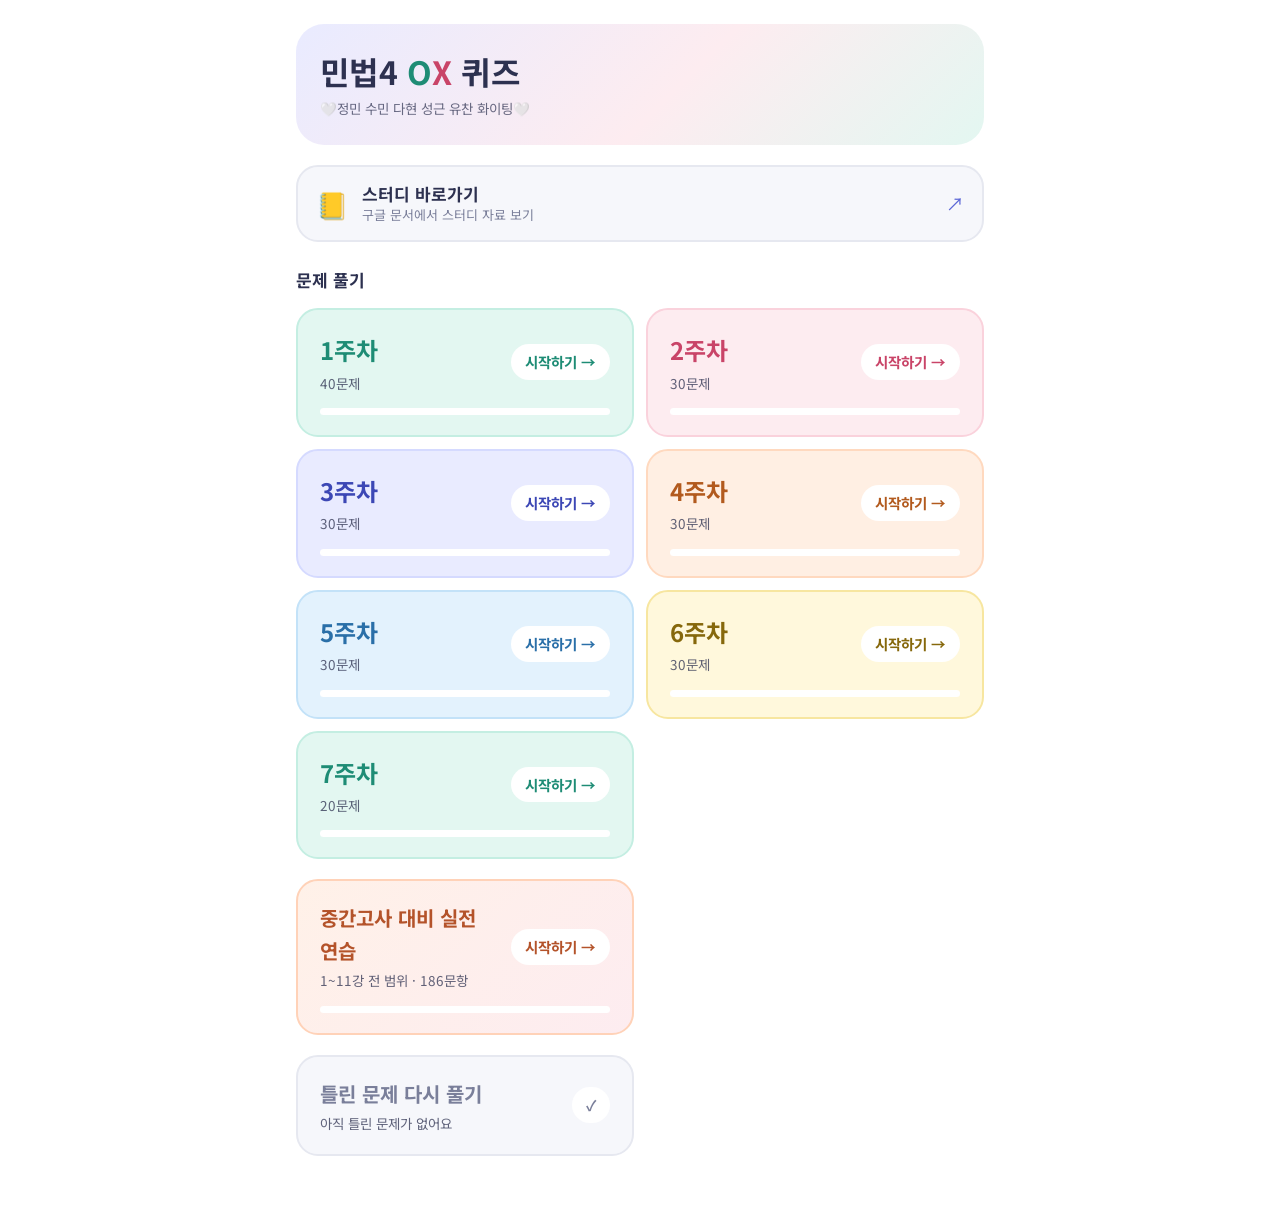
<file: docs/index.html>
<!doctype html>
<html lang="ko">
<head>
<meta charset="utf-8">
<meta name="viewport" content="width=device-width,initial-scale=1,viewport-fit=cover">
<title>민법4 OX 퀴즈</title>
<meta name="description" content="주차별 민법 OX 문제를 풀고 바로 정답과 해설을 확인하세요.">
<meta property="og:title" content="민법4 OX 퀴즈">
<meta property="og:description" content="주차별 민법 OX 문제 · 정답과 해설 바로 확인">
<link rel="icon" href="data:image/svg+xml,%3Csvg xmlns='http://www.w3.org/2000/svg' viewBox='0 0 64 64'%3E%3Crect width='64' height='64' rx='16' fill='%236B7BFF'/%3E%3Ctext x='32' y='42' font-size='26' text-anchor='middle' fill='white' font-family='sans-serif' font-weight='700'%3EOX%3C/text%3E%3C/svg%3E">
<link rel="preconnect" href="https://fonts.googleapis.com">
<link rel="preconnect" href="https://fonts.gstatic.com" crossorigin>
<link rel="stylesheet" href="https://fonts.googleapis.com/css2?family=Noto+Sans+KR:wght@400;700&display=swap">
<link rel="stylesheet" href="style.css">
</head>
<body class="at-home">
<div id="root">
<header class="top">
  <a class="brand" href="#">
    <div><h1>민법4 <span class="o">O</span><span class="x">X</span> 퀴즈</h1><p class="tagline">🤍정민 수민 다현 성근 유찬 화이팅🤍</p></div>
  </a>
</header>

<section id="homeView" class="home">
  <a class="studylink" href="https://docs.google.com/document/d/18cR2ElGbfytdR8ZhqjwmuFmO0gPbz-RGdqhai5lokAE/edit?tab=t.dgdio6vtfx0" target="_blank" rel="noopener">
    <span class="sl-icon" aria-hidden="true">📒</span>
    <span class="sl-text"><b>스터디 바로가기</b><small>구글 문서에서 스터디 자료 보기</small></span>
    <span class="sl-arrow" aria-hidden="true">↗</span>
  </a>
  <h2 class="home-title">문제 풀기</h2>
  <div class="wgrid" id="weekGrid"><p class="empty" id="homeEmpty">문제를 불러오는 중…</p></div>
  <div class="wgrid" id="examBox"></div>
  <div class="wgrid" id="wrongBox"></div>
</section>

<section id="quizView" hidden>
  <div class="quiztop">
    <a class="btn back" href="#">← 주차 선택</a>
    <div class="weeks" id="weekList"></div>
  </div>
  <div class="weekhead"><h2 id="weekTitle"></h2><div class="score" id="score"></div></div>
  <div class="dots" id="dots"></div>
  <article class="card" id="card" hidden>
    <div class="qmeta" id="qmeta"></div>
    <p class="qtext" id="qtext"></p>
    <div class="ox">
      <button type="button" class="oxbtn" id="btnO"><span class="g">○</span><span class="l">맞다</span></button>
      <button type="button" class="oxbtn" id="btnX"><span class="g">×</span><span class="l">틀리다</span></button>
    </div>
    <div class="result" id="result" hidden>
      <div class="expl">
        <h3>해설 <span class="ans-chip" id="ansChip"></span></h3>
        <p id="expl"></p>
        <p class="basis" id="basis" hidden></p>
      </div>
    </div>
    <div class="nav">
      <button type="button" class="btn" id="prev">이전</button>
      <button type="button" class="btn ghost" id="retry">이 주차 다시 풀기</button>
      <button type="button" class="btn primary" id="next">다음 문제</button>
    </div>
  </article>
  <p class="empty" id="empty" hidden>아직 등록된 문제가 없어요.</p>
  <p class="hint">키보드: <kbd>O</kbd> <kbd>X</kbd> 로 답하고 <kbd>←</kbd> <kbd>→</kbd> 로 이동</p>
</section>
</div>
<script src="quiz.js"></script>
</body>
</html>
</file>
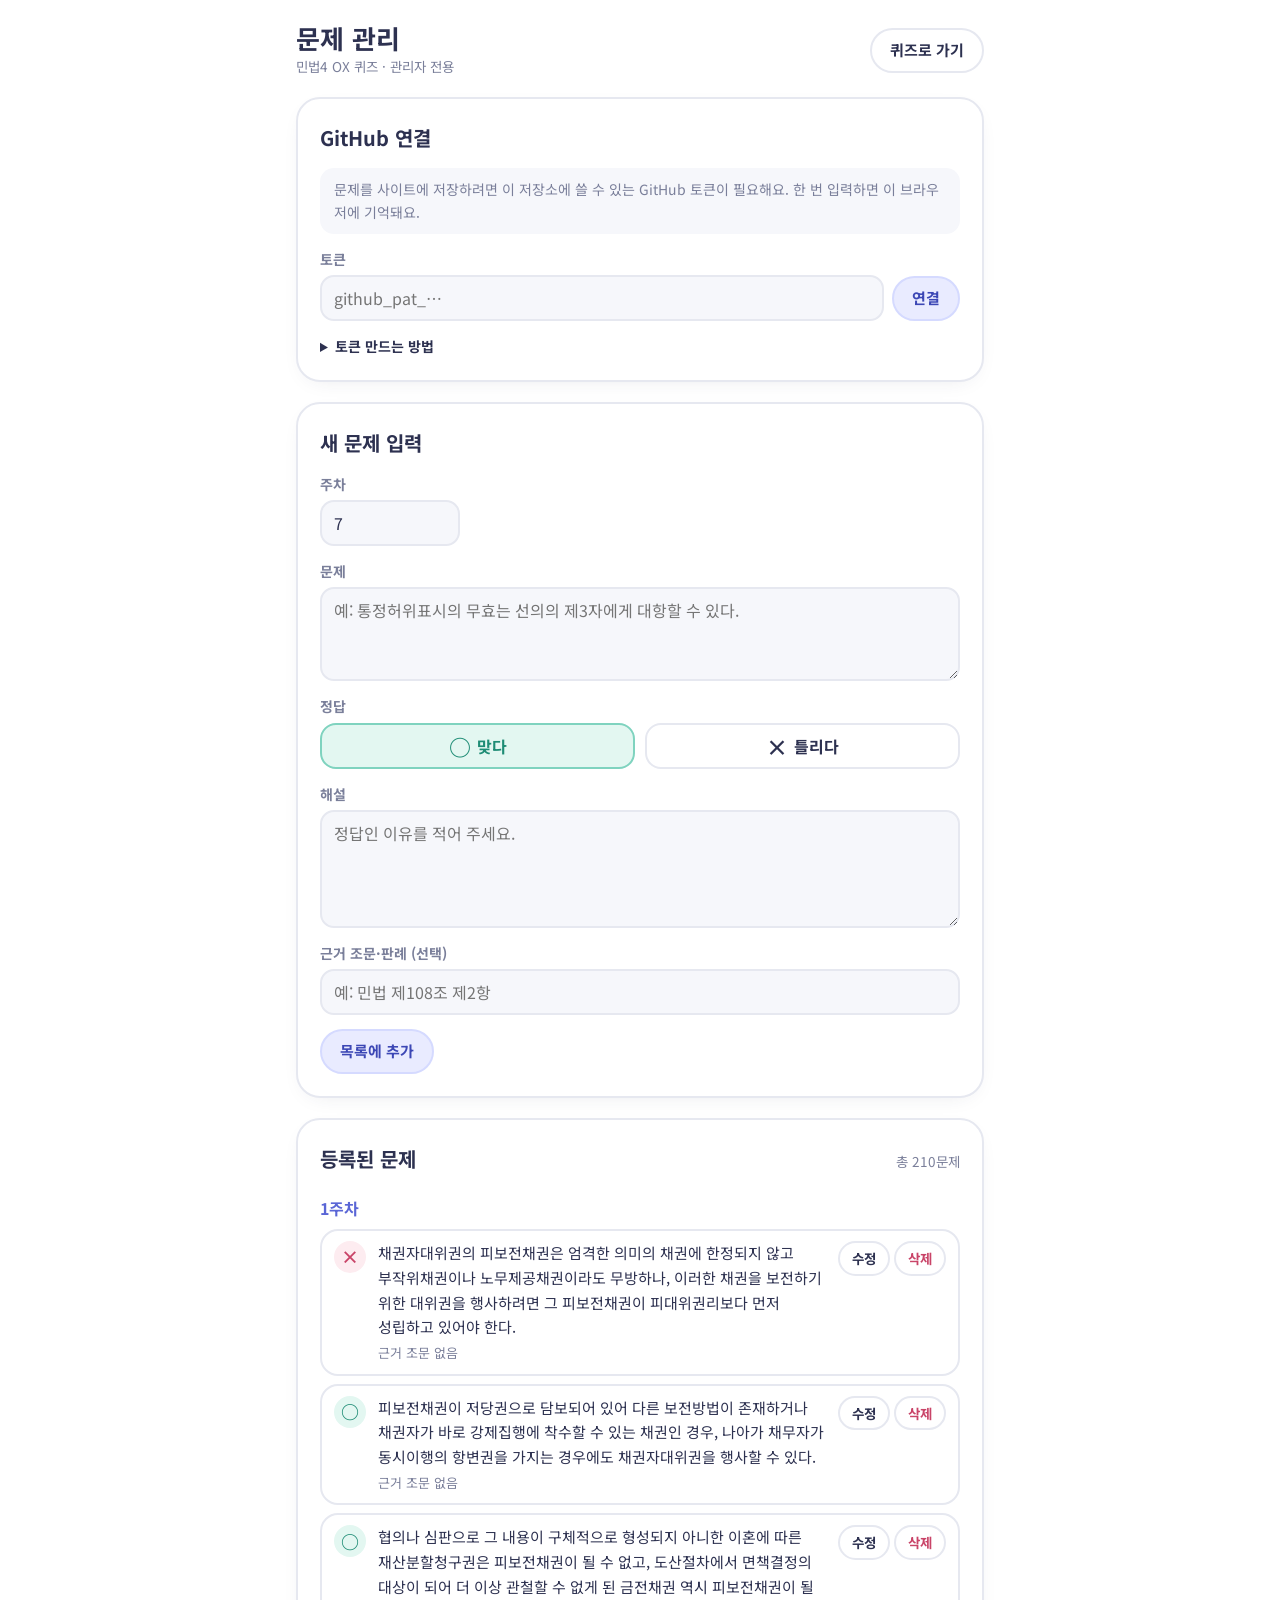
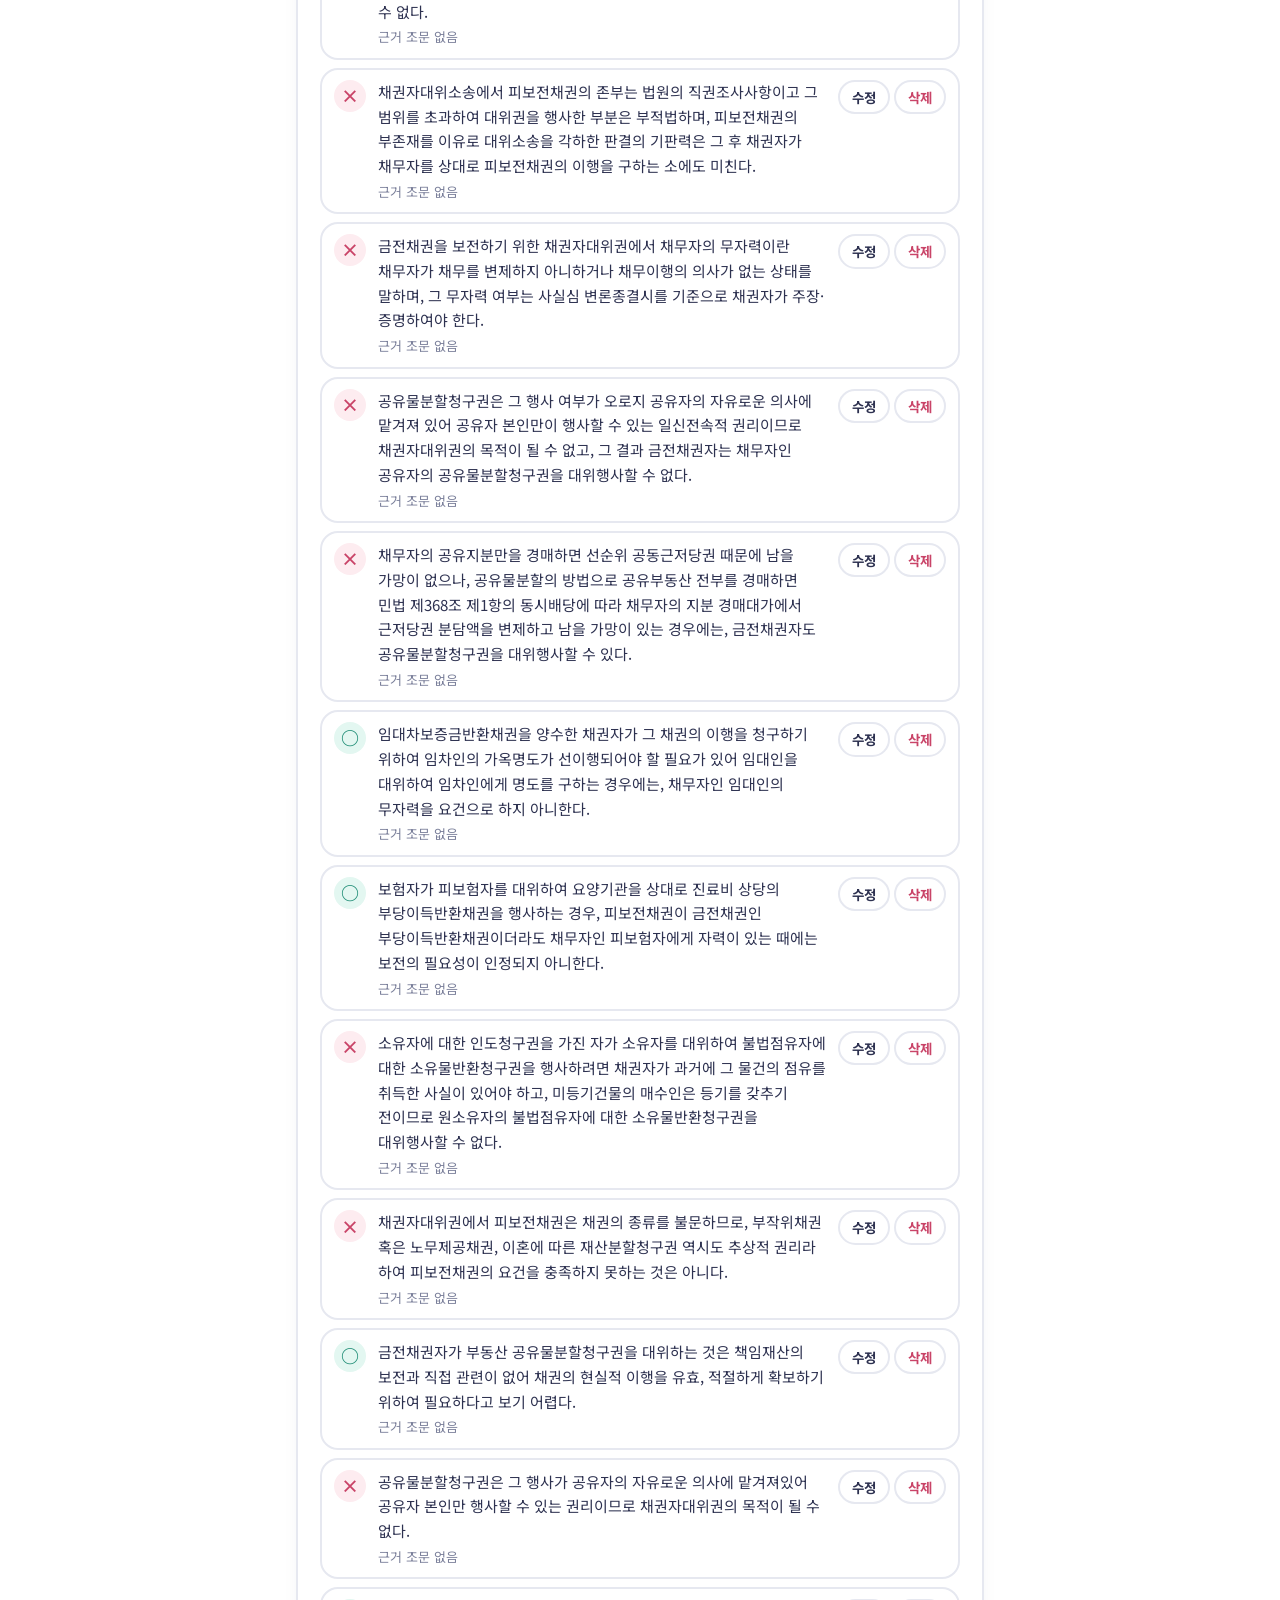
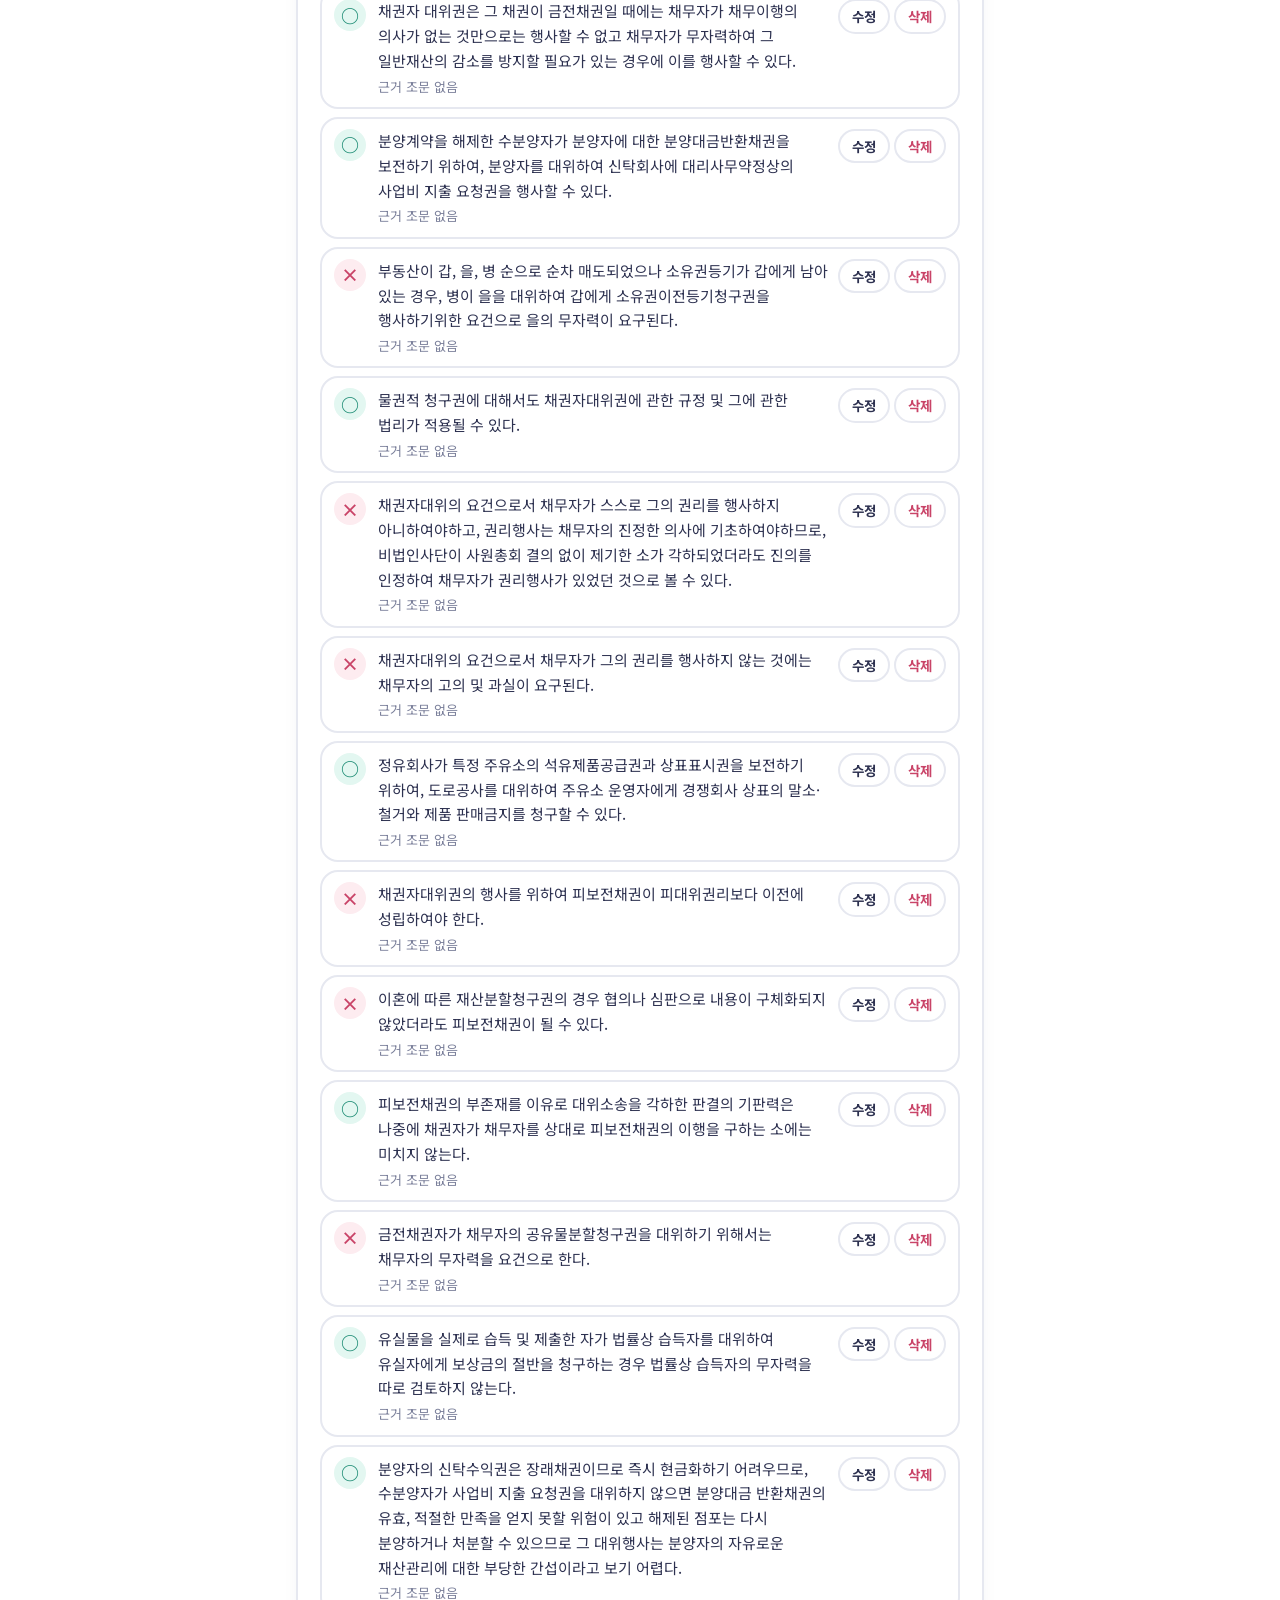
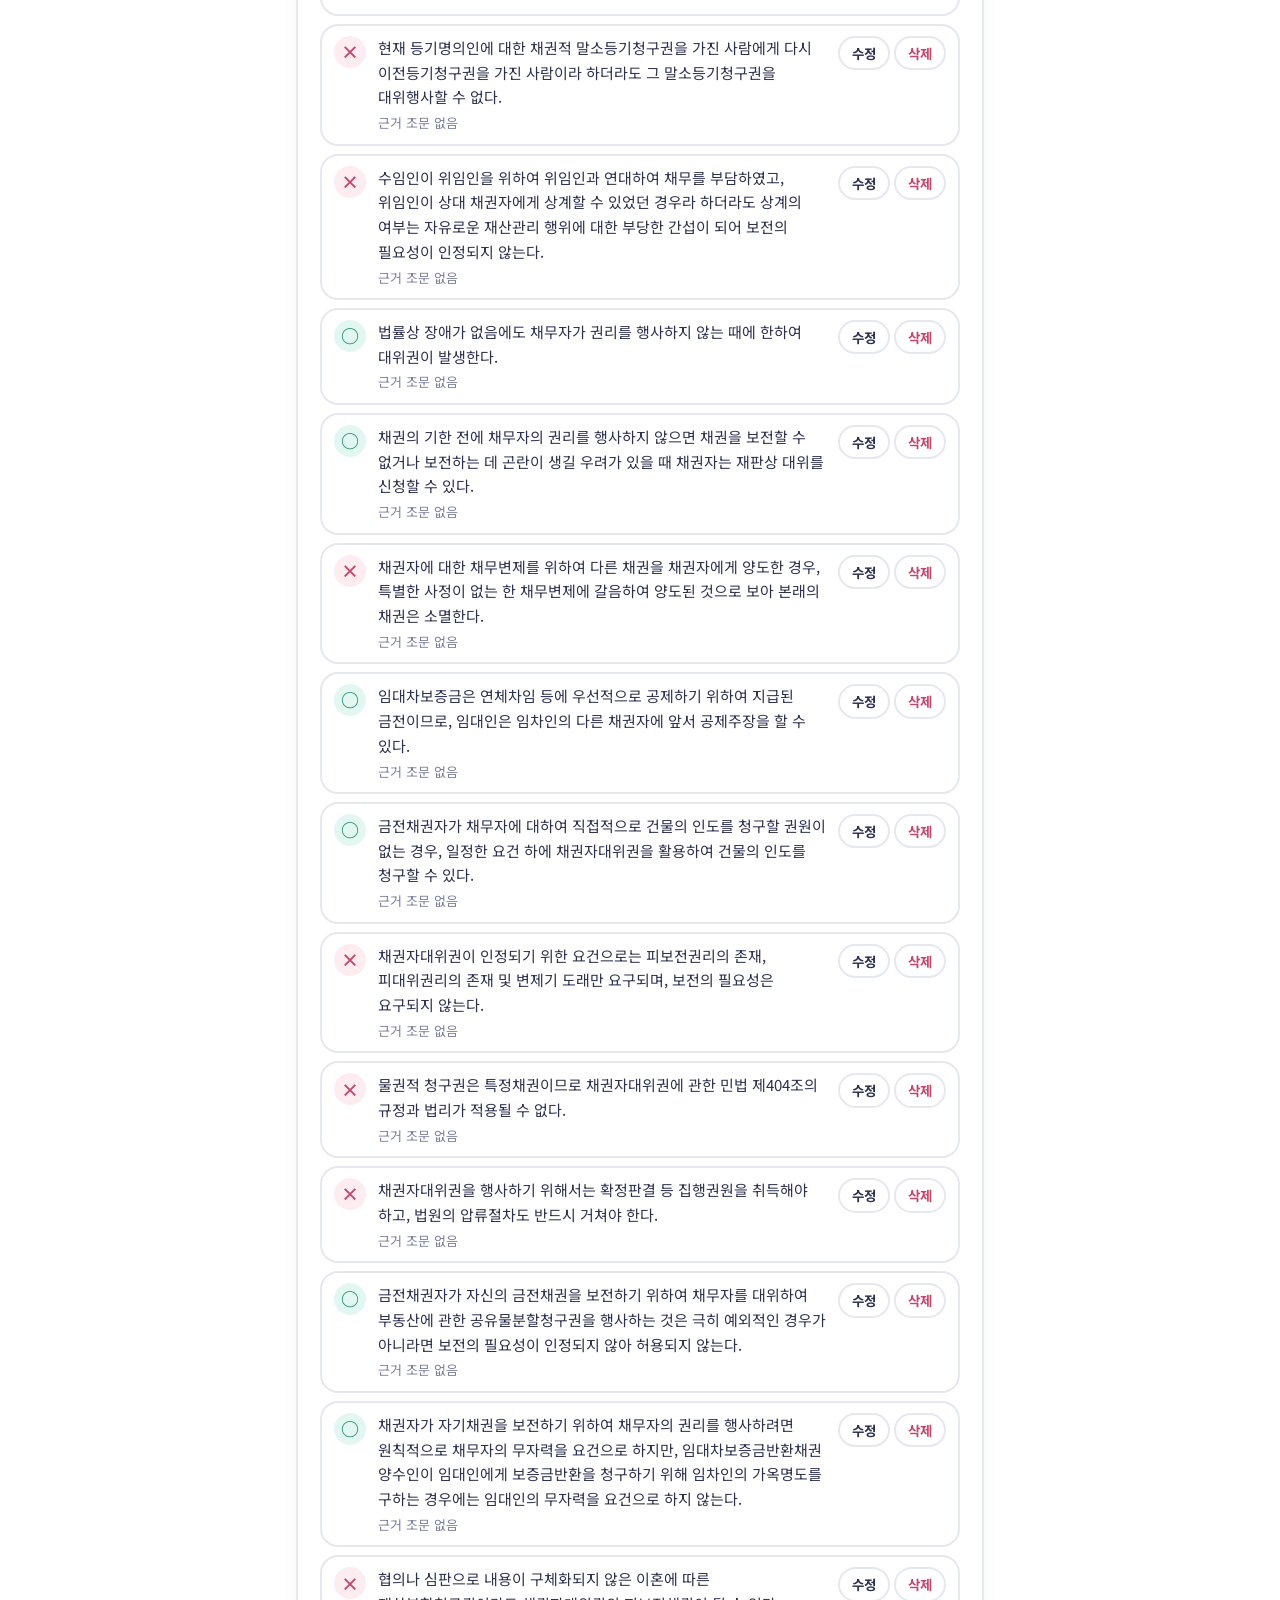
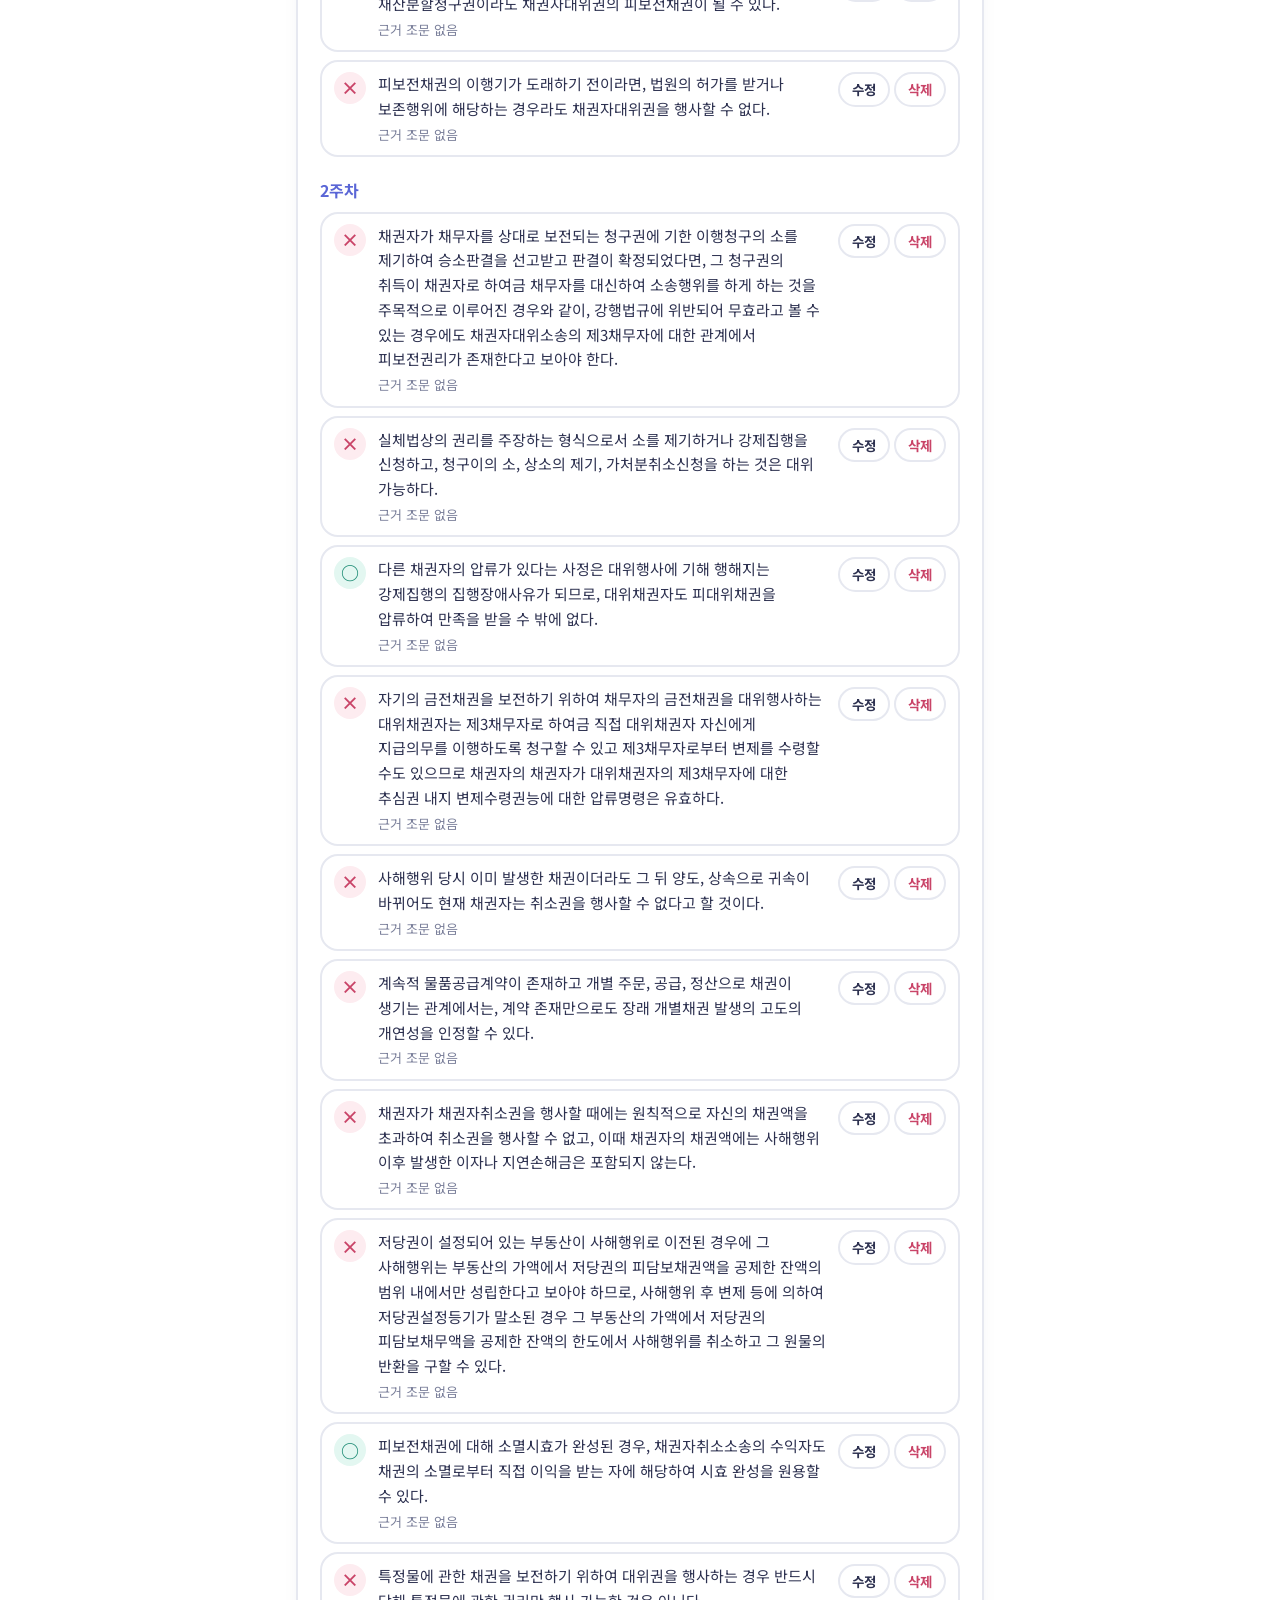
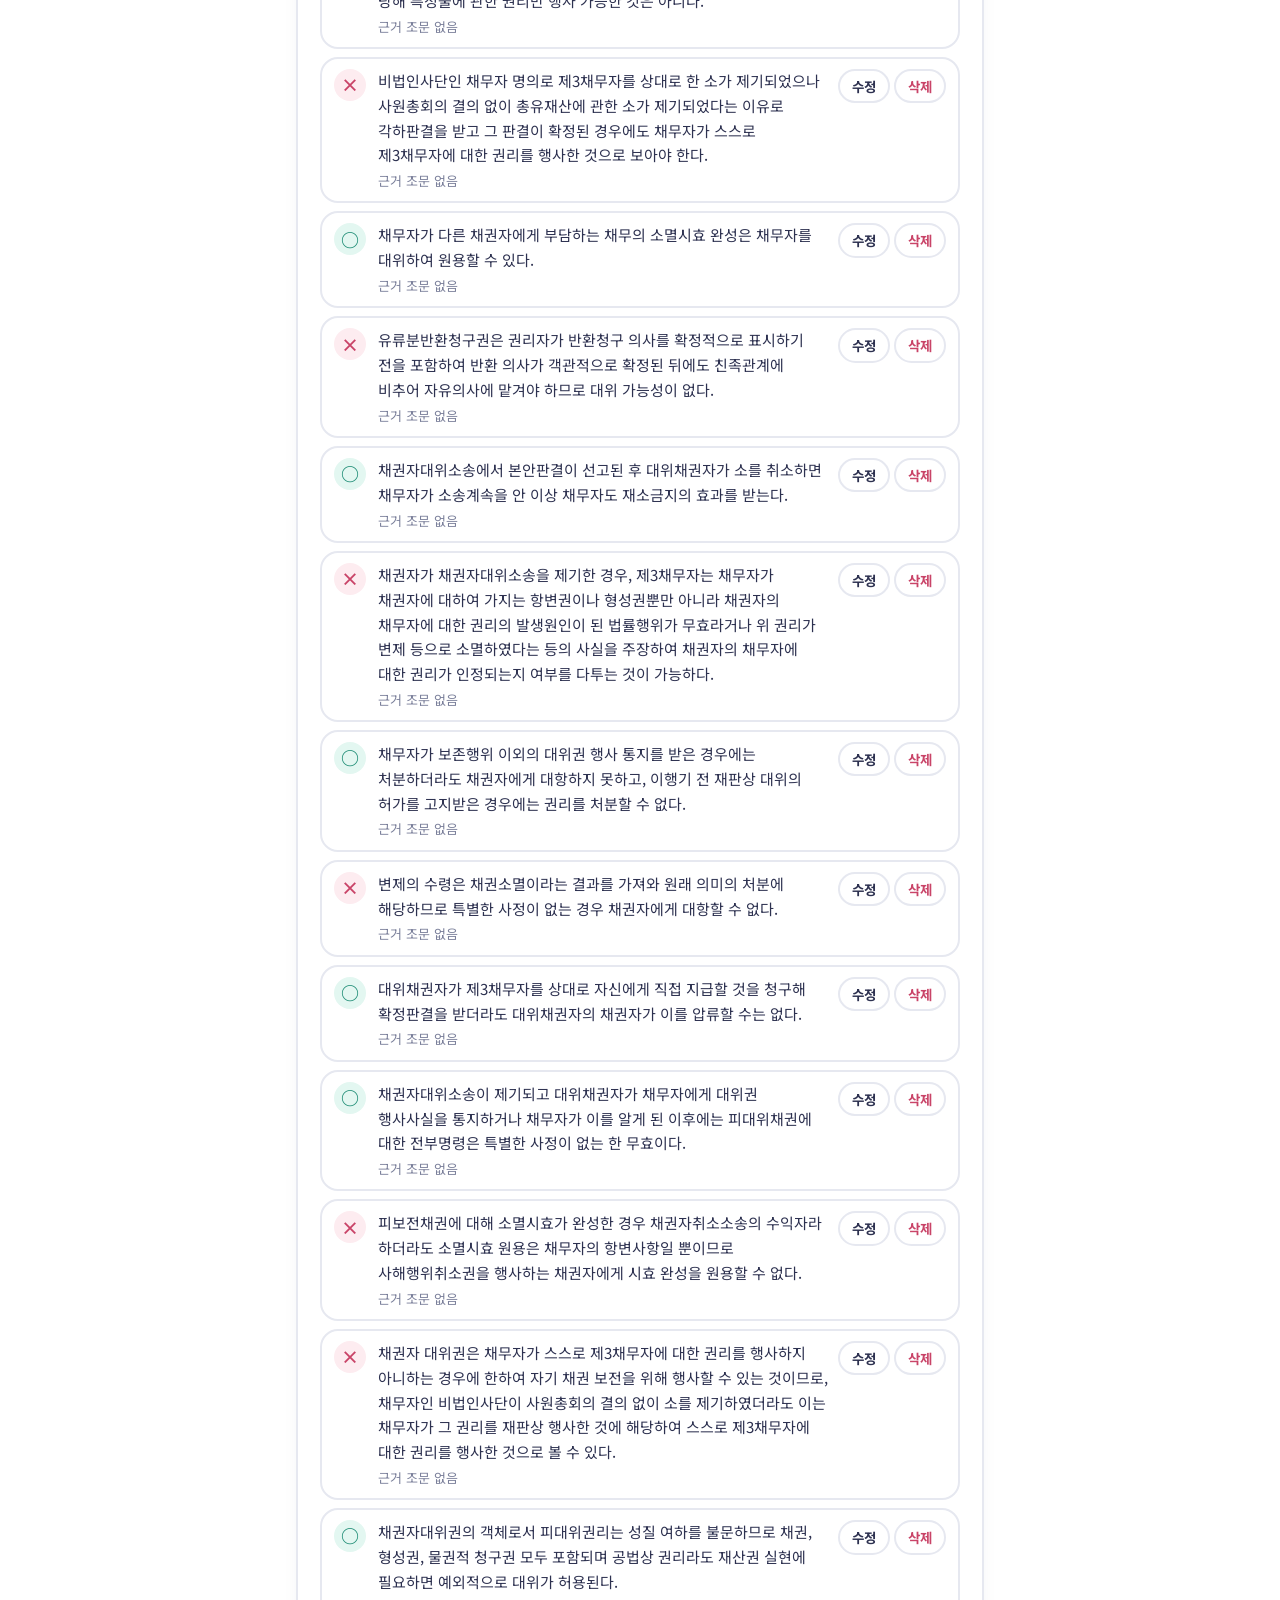
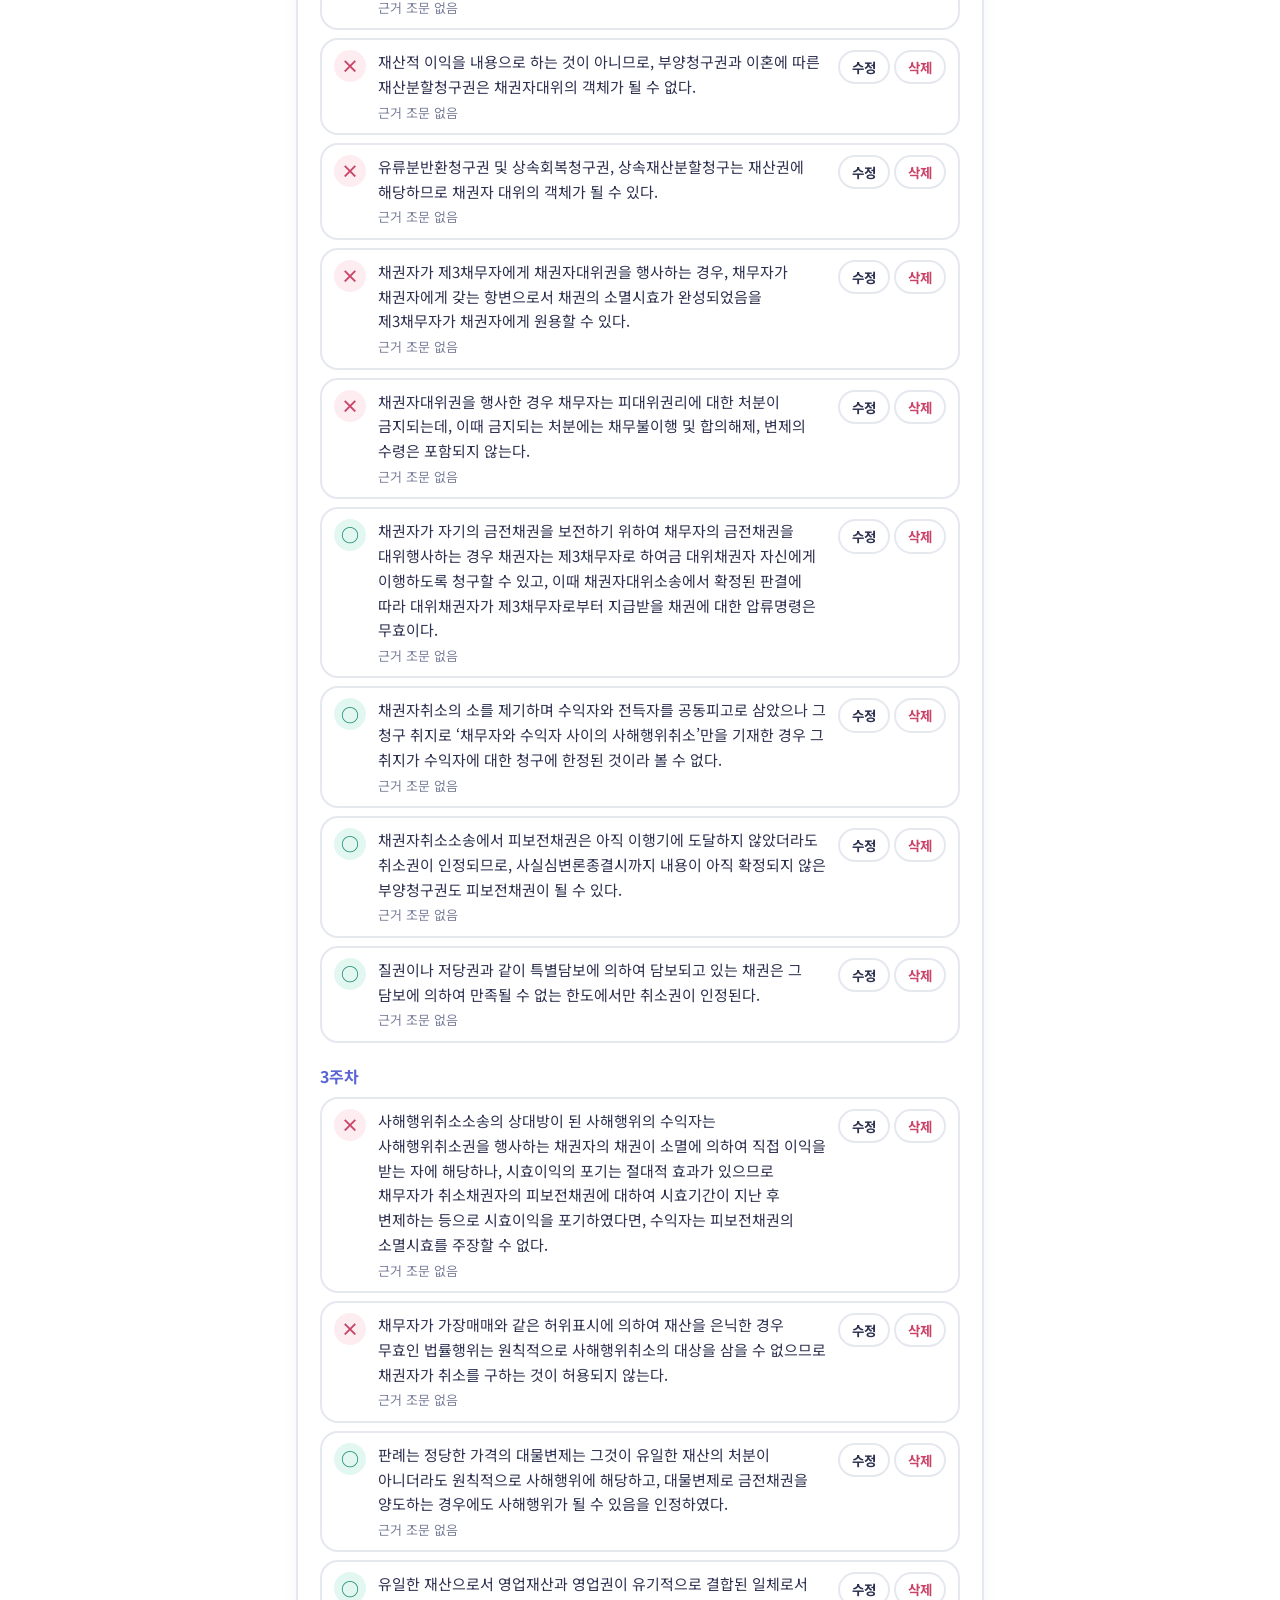
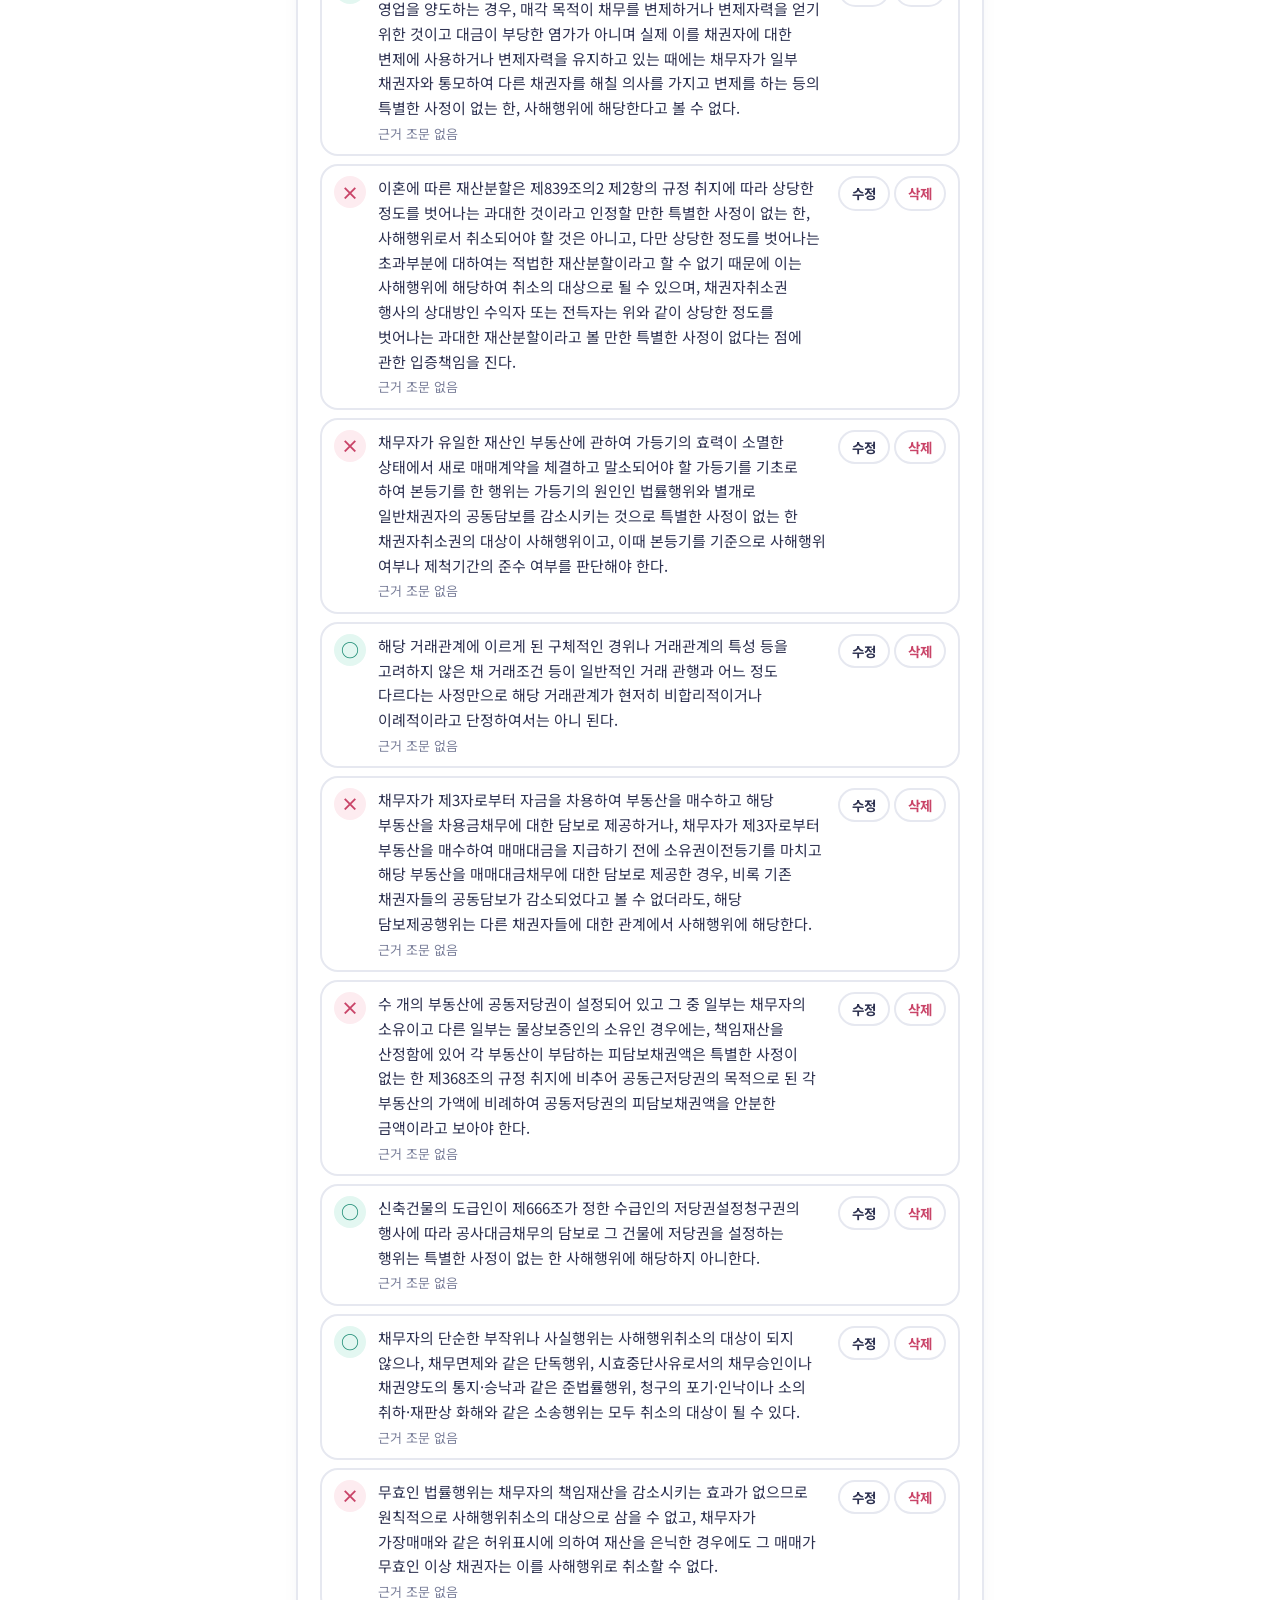
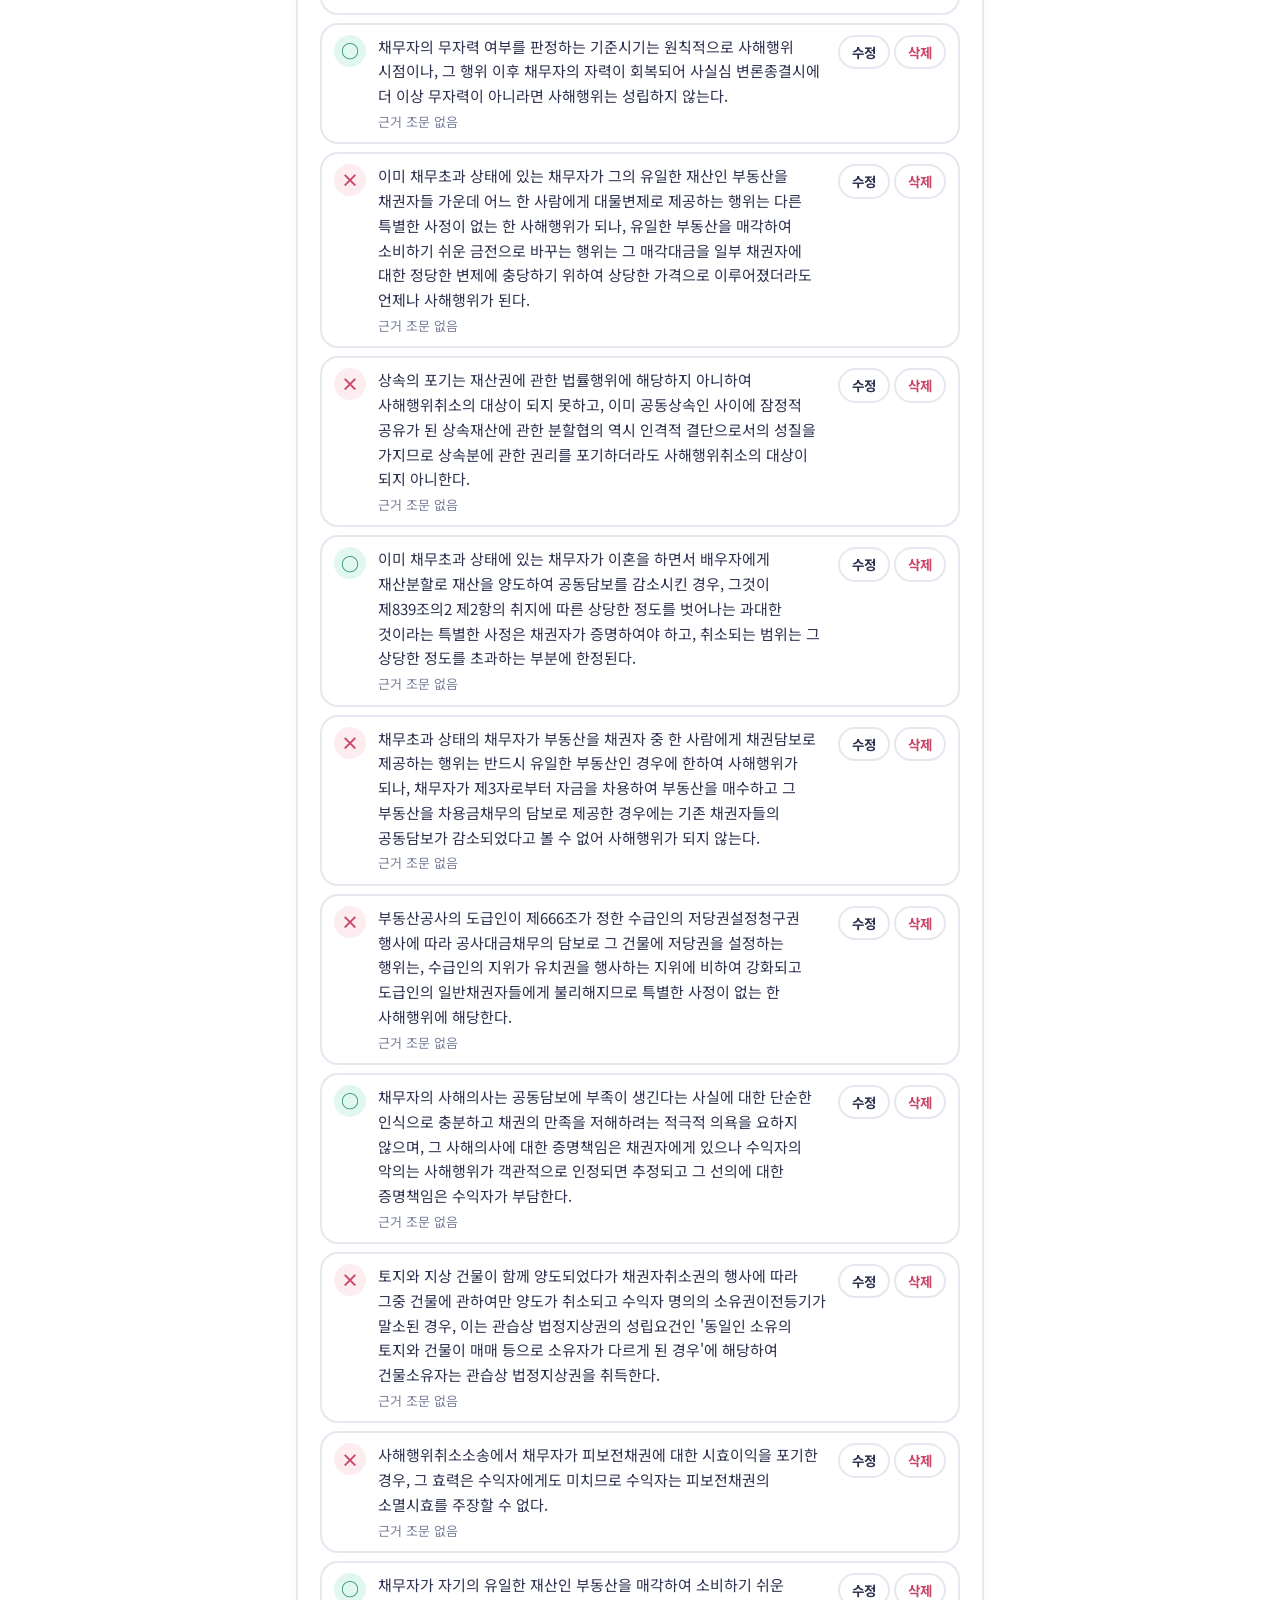
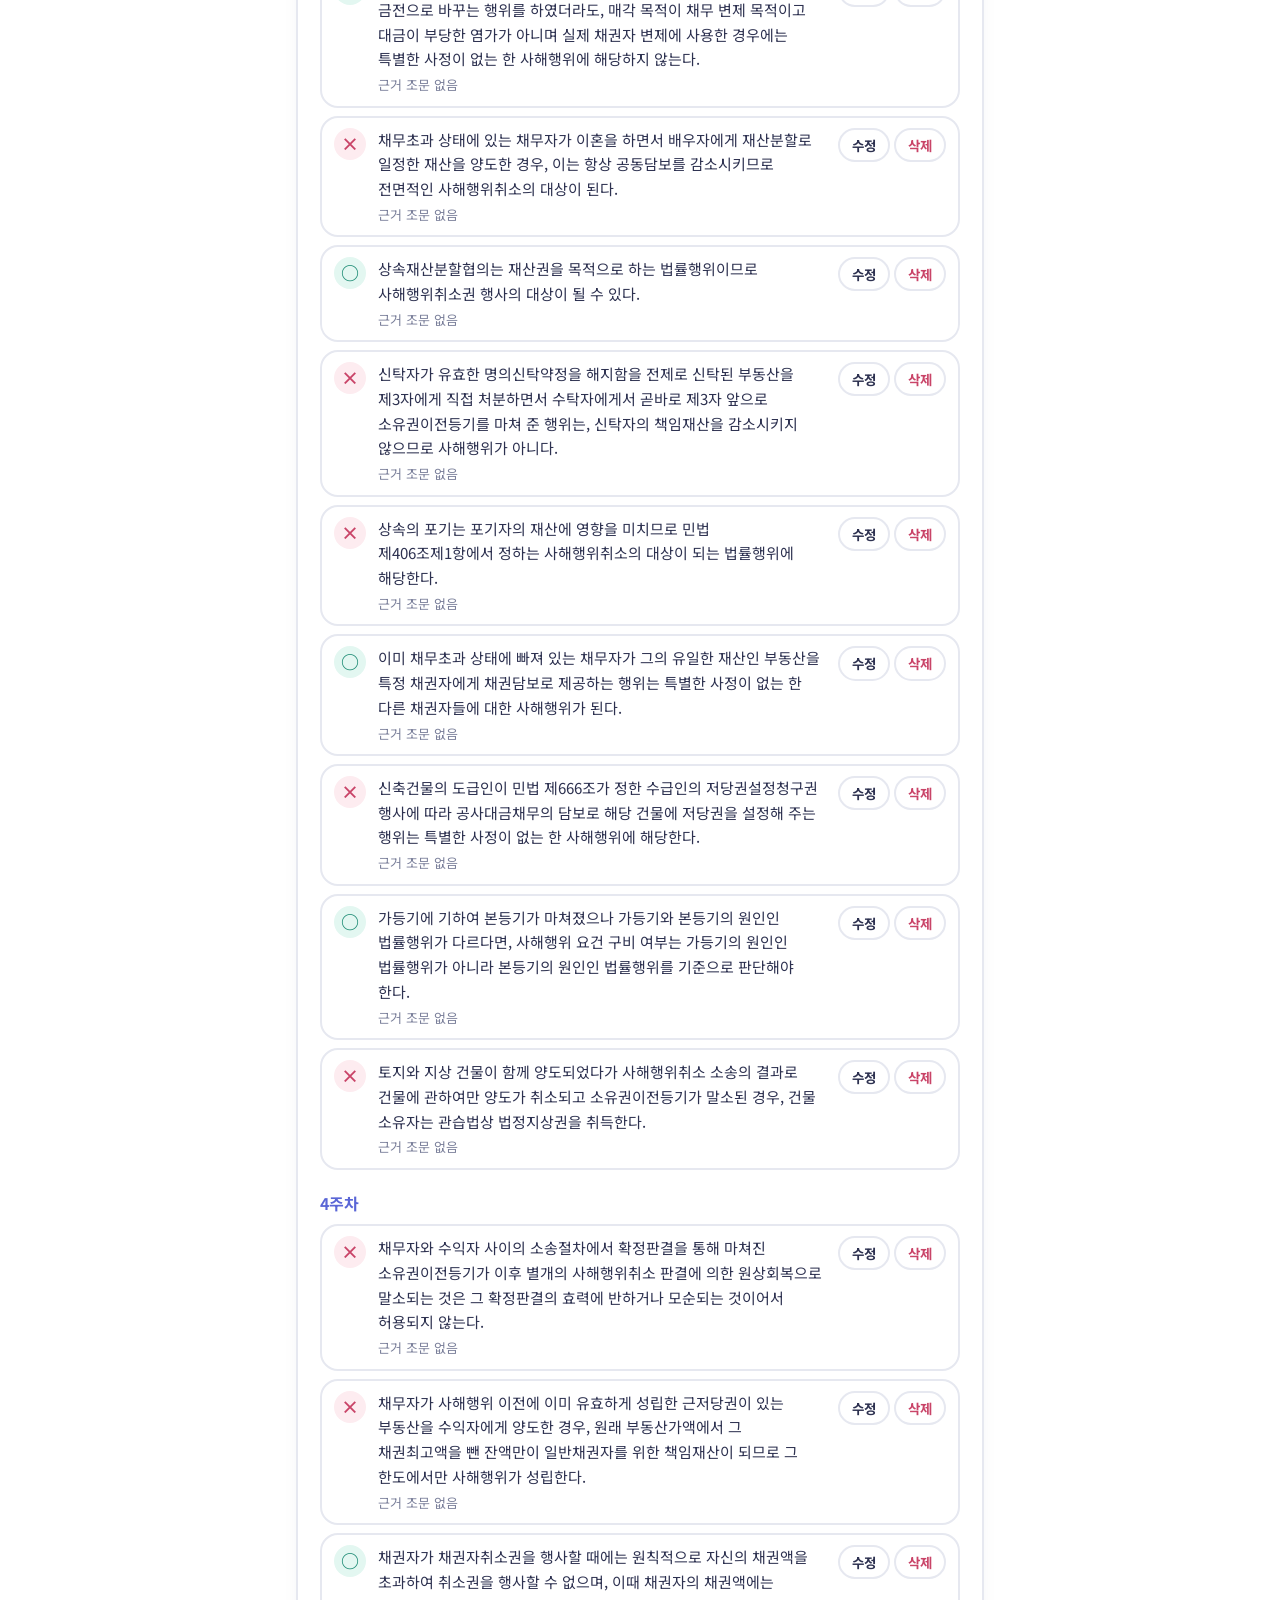
<file: docs/admin.html>
<!doctype html>
<html lang="ko">
<head>
<meta charset="utf-8">
<meta name="viewport" content="width=device-width,initial-scale=1,viewport-fit=cover">
<meta name="robots" content="noindex">
<title>문제 관리 · 민법4 OX 퀴즈</title>
<link rel="icon" href="data:image/svg+xml,%3Csvg xmlns='http://www.w3.org/2000/svg' viewBox='0 0 64 64'%3E%3Crect width='64' height='64' rx='16' fill='%236B7BFF'/%3E%3Ctext x='32' y='42' font-size='26' text-anchor='middle' fill='white' font-family='sans-serif' font-weight='700'%3EOX%3C/text%3E%3C/svg%3E">
<link rel="preconnect" href="https://fonts.googleapis.com">
<link rel="preconnect" href="https://fonts.gstatic.com" crossorigin>
<link rel="stylesheet" href="https://fonts.googleapis.com/css2?family=Noto+Sans+KR:wght@400;700&display=swap">
<link rel="stylesheet" href="style.css">
</head>
<body>
<div id="root">
<header class="top">
  <a class="brand" href="./">
    <div><h1>문제 관리</h1><p>민법4 OX 퀴즈 · 관리자 전용</p></div>
  </a>
  <a class="btn" href="./">퀴즈로 가기</a>
</header>

<section class="panel" id="authPanel">
  <h2>GitHub 연결</h2>
  <p class="note" id="authNote">문제를 사이트에 저장하려면 이 저장소에 쓸 수 있는 GitHub 토큰이 필요해요. 한 번 입력하면 이 브라우저에 기억돼요.</p>
  <div class="formbtns" id="authForm">
    <label class="field" style="flex:1;min-width:220px">토큰<input id="token" type="password" autocomplete="off" placeholder="github_pat_…"></label>
    <button type="button" class="btn primary" id="connect" style="align-self:flex-end">연결</button>
  </div>
  <div class="formbtns" id="authDone" hidden>
    <span class="status ok" id="authStatus" style="flex:1"></span>
    <button type="button" class="btn ghost" id="disconnect">연결 해제</button>
  </div>
  <details class="help">
    <summary>토큰 만드는 방법</summary>
    <ol>
      <li><a href="https://github.com/settings/personal-access-tokens/new" target="_blank" rel="noopener">GitHub 토큰 만들기 페이지</a>를 열어요.</li>
      <li>Token name에 아무 이름(예: 민법 OX)을 적고, Expiration(만료일)을 정해요.</li>
      <li>Repository access에서 <b>Only select repositories</b> → <b>-OX-</b> 저장소를 골라요.</li>
      <li>Permissions → Repository permissions → <b>Contents</b>를 <b>Read and write</b>로 바꿔요.</li>
      <li>Generate token을 누르고 나온 토큰을 복사해 위 칸에 붙여 넣어요.</li>
    </ol>
  </details>
</section>

<form class="panel" id="qform" novalidate>
  <h2 id="formTitle">새 문제 입력</h2>
  <label class="field" style="max-width:140px">주차<input id="fWeek" type="number" min="1" max="99" inputmode="numeric" required></label>
  <label class="field">문제<textarea id="fText" rows="3" required placeholder="예: 통정허위표시의 무효는 선의의 제3자에게 대항할 수 있다."></textarea></label>
  <fieldset class="ans">
    <legend>정답</legend>
    <label><input type="radio" name="ans" value="O" id="fAnsO" checked><span class="g">○</span> 맞다</label>
    <label><input type="radio" name="ans" value="X" id="fAnsX"><span class="g">×</span> 틀리다</label>
  </fieldset>
  <label class="field">해설<textarea id="fExpl" rows="4" required placeholder="정답인 이유를 적어 주세요."></textarea></label>
  <label class="field">근거 조문·판례 (선택)<input id="fBasis" type="text" placeholder="예: 민법 제108조 제2항"></label>
  <p class="msg err" id="formErr" hidden></p>
  <div class="formbtns">
    <button type="submit" class="btn primary" id="fSubmit">목록에 추가</button>
    <button type="button" class="btn" id="fCancel" hidden>수정 취소</button>
  </div>
</form>

<div class="panel">
  <div class="listhead"><h2>등록된 문제</h2><span id="count"></span></div>
  <div id="qlist" style="display:flex;flex-direction:column;gap:14px"><p class="hint">불러오는 중…</p></div>
</div>

<p class="msg" id="pubMsg" hidden></p>
<div class="savebar" id="savebar" hidden>
  <span id="dirtyMsg">저장하지 않은 변경이 있어요.</span>
  <button type="button" class="btn ghost" id="discard">되돌리기</button>
  <button type="button" class="btn primary" id="publish">사이트에 저장</button>
</div>
</div>
<script src="admin.js"></script>
</body>
</html>
</file>
<file: docs/style.css>
:root{
  --bg:#FFFFFF;--soft:#F6F7FB;--surface:#FFFFFF;--ink:#2D3150;--muted:#7A7F9A;--line:#E6E8F0;
  --accent:#8C96F2;--accent-deep:#5A66D6;--accent-ink:#3C47B5;--accent-soft:#E9EBFF;--accent-mid:#D5DAFF;
  --good:#7FD3BF;--good-deep:#1E8C75;--good-soft:#E3F7F1;--good-mid:#C4EEE2;
  --bad:#F6A5B8;--bad-deep:#C94468;--bad-soft:#FDECF0;--bad-mid:#FAD2DC;
  --display:"Malgun Gothic","맑은 고딕","Apple SD Gothic Neo","Noto Sans KR",system-ui,sans-serif;
  --sans:"Malgun Gothic","맑은 고딕","Apple SD Gothic Neo","Noto Sans KR",system-ui,sans-serif;
  --shadow:0 6px 24px -14px rgba(45,49,80,.18);
  color-scheme:light;
}
*{box-sizing:border-box}
html{-webkit-text-size-adjust:100%}
body{
  margin:0;color:var(--ink);font-family:var(--sans);font-size:16px;line-height:1.65;
  background-color:var(--bg);
}
[hidden]{display:none!important}
img{max-width:100%}
a{color:var(--accent-deep)}
#root{max-width:720px;margin:0 auto;padding-inline:16px;padding-block:24px 64px;display:flex;flex-direction:column;gap:20px}
button{font:inherit;color:inherit;cursor:pointer}
button:focus-visible,input:focus-visible,textarea:focus-visible,a:focus-visible{outline:3px solid var(--accent);outline-offset:2px}

/* header */
.top{display:flex;align-items:center;justify-content:space-between;gap:12px;flex-wrap:wrap}
.brand{display:flex;align-items:center;gap:12px;color:inherit;text-decoration:none}
.seal{
  width:50px;height:50px;display:grid;place-items:center;flex:0 0 auto;
  background:var(--accent);color:var(--accent-ink);font-family:var(--display);font-size:24px;
  border-radius:50% 50% 46% 54% / 55% 48% 52% 45%;
  box-shadow:0 4px 0 var(--accent-deep);transform:rotate(-8deg);
  position:relative;
}
.seal::after{content:"";position:absolute;right:-3px;top:-2px;width:14px;height:14px;border-radius:50%;background:var(--sun);border:3px solid var(--bg)}
.brand:hover .seal{animation:wobble .6s ease}
.brand h1{margin:0;font-family:var(--display);font-size:28px;font-weight:700;line-height:1.1;letter-spacing:.01em}
.brand h1 .o{color:var(--good-deep)}
.brand h1 .x{color:var(--bad-deep)}
.brand p{margin:2px 0 0;color:var(--muted);font-size:13.5px}

/* weeks */
.weeks{display:flex;gap:8px;overflow-x:auto;padding:4px 2px 8px;scrollbar-width:thin}
.wk{
  flex:0 0 auto;border:2px solid var(--line);background:var(--surface);border-radius:16px;
  padding:6px 14px;display:flex;flex-direction:column;align-items:center;line-height:1.3;
  transition:transform .15s,border-color .15s;
}
.wk:hover{transform:translateY(-2px)}
.wk b{font-weight:700;font-family:var(--display);font-weight:700;font-size:16px}
.wk small{font-size:12px;color:var(--muted);font-variant-numeric:tabular-nums}
.wk.on{border-color:var(--accent-mid);background:var(--accent-soft);color:var(--accent-ink)}
.wk.on small{color:inherit;opacity:.85}

.weekhead{display:flex;align-items:center;justify-content:space-between;gap:10px;flex-wrap:wrap}
.weekhead h2{margin:0;font-family:var(--display);font-weight:700;font-size:23px;text-wrap:balance}
.score{font-size:13.5px;color:var(--muted);font-variant-numeric:tabular-nums;background:var(--surface);border:2px solid var(--line);border-radius:999px;padding:3px 12px}
.score b{color:var(--good-deep)}

/* progress dots */
.dots{display:flex;gap:6px;flex-wrap:wrap}
.dot{font-weight:700;
  width:32px;height:32px;border-radius:12px;border:2px solid var(--line);background:var(--surface);
  font-family:var(--display);font-size:14px;color:var(--muted);padding:0;font-variant-numeric:tabular-nums;
  transition:transform .15s;
}
.dot:hover{transform:translateY(-2px)}
.dot.right{background:var(--good-soft);border-color:var(--good);color:var(--good-deep)}
.dot.wrong{background:var(--bad-soft);border-color:var(--bad);color:var(--bad-deep)}
.dot.cur{border-color:var(--accent-deep);color:var(--accent-ink);box-shadow:0 0 0 2px var(--accent-soft)}
.gap{align-self:center;color:var(--muted);font-size:14px;padding:0 2px;letter-spacing:.1em}

/* question card */
.card{
  background:var(--surface);border:2px solid var(--line);border-radius:24px;padding:26px;
  display:flex;flex-direction:column;gap:22px;box-shadow:var(--shadow);
}
.qmeta{font-weight:700;
  align-self:flex-start;font-family:var(--display);font-size:14px;color:var(--accent-deep);
  background:var(--accent-soft);border-radius:999px;padding:3px 14px;
}
.qtext{margin:0;font-size:21px;font-weight:700;line-height:1.7;word-break:keep-all;overflow-wrap:anywhere}

.ox{display:grid;grid-template-columns:1fr 1fr;gap:14px}
.oxbtn{
  border:0;border-radius:24px;padding:16px 0 12px;display:flex;flex-direction:column;align-items:center;gap:2px;
  transition:transform .12s,box-shadow .12s,opacity .2s,filter .2s;
}
#btnO{background:var(--good-soft);color:var(--good-deep);border:2px solid var(--good-mid)}
#btnX{background:var(--bad-soft);color:var(--bad-deep);border:2px solid var(--bad-mid)}
.oxbtn .g{font-family:var(--display);font-size:56px;font-weight:400;line-height:1}
.oxbtn .l{font-weight:700;font-family:var(--display);font-size:15px}
.oxbtn:hover:not(:disabled){transform:translateY(-3px)}
#btnO:hover:not(:disabled){border-color:var(--good)}
#btnX:hover:not(:disabled){border-color:var(--bad)}
.oxbtn:active:not(:disabled){transform:scale(.97)!important}
.oxbtn:disabled{cursor:default}
.oxbtn.dim{opacity:.35;filter:grayscale(.6)}
#btnO.answer,#btnX.answer{background:var(--good-mid);color:var(--good-deep);border-color:var(--good);animation:pop .45s cubic-bezier(.3,1.6,.5,1)}
#btnO.miss,#btnX.miss{background:var(--bad-mid);color:var(--bad-deep);border-color:var(--bad);animation:shake .4s}

/* result */
.result{border-top:2px dashed var(--line);padding-top:18px;display:flex;flex-direction:column;gap:14px;animation:rise .3s ease-out}
.verdict{display:flex;align-items:center;gap:10px;flex-wrap:wrap;font-family:var(--display);font-size:21px}
.verdict .chip{font-size:14px;padding:3px 12px;border-radius:999px;color:var(--surface)}
.verdict.good{color:var(--good-deep)}
.verdict.good .chip{background:var(--good);animation:pop .45s cubic-bezier(.3,1.6,.5,1)}
.verdict.bad{color:var(--bad-deep)}
.verdict.bad .chip{background:var(--bad)}
.expl{background:var(--soft);border-radius:18px;padding:14px 16px}
.expl h3{margin:0 0 6px;display:flex;align-items:center;gap:8px;font-family:var(--display);font-weight:700;font-size:15px;color:var(--accent-deep)}
.expl p{margin:0;white-space:pre-wrap;word-break:keep-all;overflow-wrap:anywhere}
.basis{margin-top:10px!important;display:inline-block;font-size:13.5px;font-weight:700;color:var(--accent-deep);background:var(--surface);border:2px solid var(--accent-soft);padding:2px 12px;border-radius:999px}

/* buttons */
.nav{display:flex;gap:8px;justify-content:space-between;flex-wrap:wrap}
.btn{font-weight:700;
  display:inline-flex;align-items:center;justify-content:center;
  border:2px solid var(--line);background:var(--surface);border-radius:999px;padding:8px 18px;
  font-family:var(--display);font-size:15px;text-decoration:none;color:var(--ink);
  transition:transform .12s;
}
.btn:hover:not(:disabled){transform:translateY(-2px)}
.btn:disabled{opacity:.4;cursor:default}
.btn.primary{background:var(--accent-soft);border-color:var(--accent-mid);color:var(--accent-ink)}
.btn.primary:hover:not(:disabled){background:var(--accent-mid)}
.btn.primary:active:not(:disabled){transform:scale(.97)}
.btn.ghost{border-color:transparent;background:none;color:var(--muted)}
.btn.danger{color:var(--bad-deep)}
.btn.danger.armed{background:var(--bad-mid);border-color:var(--bad);color:var(--bad-deep)}
.empty{font-weight:700;background:var(--surface);border:2px dashed var(--line);border-radius:28px;padding:36px 20px;text-align:center;color:var(--muted);margin:0;font-family:var(--display);font-size:17px}
.hint{font-size:13px;color:var(--muted);margin:0;text-align:center}
.hint kbd{font-weight:700;font-family:var(--display);border:2px solid var(--line);border-bottom-width:3px;border-radius:6px;padding:0 6px;font-size:12px;background:var(--surface)}

/* admin */
.panel{background:var(--surface);border:2px solid var(--line);border-radius:24px;padding:22px;display:flex;flex-direction:column;gap:14px;box-shadow:var(--shadow)}
.panel h2{margin:0;font-family:var(--display);font-weight:700;font-size:20px}
.note{margin:0;font-size:14px;color:var(--muted);background:var(--soft);border-radius:14px;padding:10px 14px}
.field{font-weight:700;display:flex;flex-direction:column;gap:4px;font-family:var(--display);font-size:14px;color:var(--muted)}
.field input,.field textarea{
  font-family:var(--sans);font-size:16px;color:var(--ink);background:var(--soft);
  border:2px solid var(--line);border-radius:14px;padding:9px 12px;width:100%;resize:vertical;
  transition:border-color .15s;
}
.field input:focus,.field textarea:focus{border-color:var(--accent);outline:none}
.row2{display:grid;grid-template-columns:120px 1fr;gap:12px}
.ans{display:flex;gap:10px;border:0;padding:0;margin:0}
.ans legend{font-weight:700;font-family:var(--display);font-size:14px;color:var(--muted);padding:0;margin-bottom:4px}
.ans label{font-weight:700;flex:1;display:flex;align-items:center;justify-content:center;gap:6px;border:2px solid var(--line);border-radius:16px;padding:8px;font-family:var(--display);font-size:16px;cursor:pointer;position:relative}
.ans label:has(#fAnsO:checked){border-color:var(--good);background:var(--good-soft);color:var(--good-deep)}
.ans label:has(#fAnsX:checked){border-color:var(--bad);background:var(--bad-soft);color:var(--bad-deep)}
.ans input{position:absolute;opacity:0;pointer-events:none}
.ans .g{font-size:22px;line-height:1}
.formbtns{display:flex;gap:8px;flex-wrap:wrap}
.listhead{display:flex;justify-content:space-between;align-items:baseline}
.listhead span{font-size:13.5px;color:var(--muted);font-variant-numeric:tabular-nums}
.group{display:flex;flex-direction:column;gap:8px}
.group h3{margin:6px 0 0;font-family:var(--display);font-weight:700;font-size:16px;color:var(--accent-deep)}
.item{display:grid;grid-template-columns:34px 1fr auto;gap:10px;align-items:start;border:2px solid var(--line);border-radius:18px;padding:10px 12px}
.item.editing{border-color:var(--accent);background:var(--accent-soft)}
.item .a{font-weight:700;width:32px;height:32px;border-radius:50%;display:grid;place-items:center;font-family:var(--display);font-size:18px}
.item .a.O{background:var(--good-soft);color:var(--good-deep)}
.item .a.X{background:var(--bad-soft);color:var(--bad-deep)}
.item .t{font-size:15px;word-break:keep-all;overflow-wrap:anywhere}
.item .t small{display:block;color:var(--muted);font-size:13px;margin-top:2px}
.item .acts{display:flex;gap:4px}
.item .acts .btn{padding:4px 12px;font-size:13.5px}
.savebar{
  position:sticky;bottom:calc(12px + env(safe-area-inset-bottom,0px));display:flex;align-items:center;gap:8px;flex-wrap:wrap;
  background:var(--accent-soft);color:var(--ink);border:2px solid var(--accent-mid);border-radius:20px;padding:10px 12px 10px 18px;box-shadow:var(--shadow)
}
.savebar span{flex:1;min-width:160px;font-size:14.5px}
.savebar .btn.ghost{color:var(--muted)}
.savebar .btn.primary{background:var(--surface)}
.msg{font-size:14px;border-radius:14px;padding:10px 14px;margin:0;background:var(--accent-soft);color:var(--ink)}
.msg.err{background:var(--bad-soft)}
.status{font-size:14px;color:var(--muted)}
.status.ok{color:var(--good-deep)}
.status.err{color:var(--bad-deep)}
details.help{font-size:14px;color:var(--muted)}
details.help summary{font-weight:700;cursor:pointer;font-family:var(--display);color:var(--ink)}
details.help ol{margin:8px 0 0;padding-left:20px;display:flex;flex-direction:column;gap:4px}
.foot{font-size:13px;color:var(--muted);text-align:center;margin:0}

@keyframes pop{0%{transform:scale(.85)}60%{transform:scale(1.08)}100%{transform:scale(1)}}
@keyframes shake{0%,100%{transform:translateX(0)}25%{transform:translateX(-6px)}50%{transform:translateX(5px)}75%{transform:translateX(-3px)}}
@keyframes rise{from{opacity:.4;transform:translateY(6px)}to{opacity:1;transform:none}}
@keyframes wobble{0%,100%{transform:rotate(-8deg)}30%{transform:rotate(6deg)}60%{transform:rotate(-12deg)}}

@media (max-width:520px){
  .card{padding:20px;border-radius:24px}
  .qtext{font-size:18.5px}
  .oxbtn .g{font-size:52px}
  .nav .btn{padding:8px 12px;font-size:14px}
  .row2{grid-template-columns:1fr}
  .item{grid-template-columns:32px 1fr}
  .item .acts{grid-column:2}
}
@media (prefers-reduced-motion:reduce){*{transition:none!important;animation:none!important}}
.ans-chip{font-size:13px;font-weight:700;padding:1px 10px;border-radius:999px}
.ans-chip.O{background:var(--good-mid);color:var(--good-deep)}
.ans-chip.X{background:var(--bad-mid);color:var(--bad-deep)}
.brand h1{font-size:26px}

/* per-week pastel colors */
.c0{--c-bg:#E3F7F1;--c-bd:#C4EEE2;--c-ink:#1E8C75}
.c1{--c-bg:#FDECF0;--c-bd:#FAD2DC;--c-ink:#C94468}
.c2{--c-bg:#E9EBFF;--c-bd:#D5DAFF;--c-ink:#3C47B5}
.c3{--c-bg:#FFEFE3;--c-bd:#FFD9BF;--c-ink:#B25A1E}
.c4{--c-bg:#E3F2FD;--c-bd:#C3E2F8;--c-ink:#2A6FA8}
.c5{--c-bg:#FFF8DC;--c-bd:#F7E6A0;--c-ink:#86680C}
.wk[class*=" c"]{background:var(--surface);border-color:var(--c-bd);color:var(--c-ink)}
.wk[class*=" c"].on{background:var(--c-bg);border-color:var(--c-ink)}

/* home */
.tagline{margin:4px 0 0!important;font-size:12.5px!important;color:var(--muted)}
#quizView:not([hidden]){display:flex;flex-direction:column;gap:16px}
.home{display:flex;flex-direction:column;gap:14px}
.home-title{margin:0;font-size:17px;font-weight:700;color:var(--muted)}
.wgrid{display:grid;grid-template-columns:repeat(auto-fill,minmax(150px,1fr));gap:12px}
.wcard{
  display:flex;flex-direction:column;align-items:flex-start;gap:6px;text-align:left;
  background:var(--c-bg);border:2px solid var(--c-bd);color:var(--c-ink);
  border-radius:22px;padding:18px;text-decoration:none;transition:transform .15s,border-color .15s;
}
.wcard:hover{transform:translateY(-3px);border-color:var(--c-ink)}
.wcard b{font-size:22px;font-weight:700}
.wcard span{font-size:13.5px;color:var(--ink);opacity:.75;font-variant-numeric:tabular-nums}
.wcard .bar{align-self:stretch;height:6px;border-radius:99px;background:var(--surface);overflow:hidden;margin-top:4px}
.wcard .bar i{display:block;height:100%;background:var(--c-ink);opacity:.55;border-radius:99px}
.wgrid .empty{grid-column:1/-1}
.quiztop{display:flex;align-items:center;gap:8px}
.quiztop .weeks{flex:1;min-width:0}
.btn.back{flex:0 0 auto;padding:6px 14px;font-size:14px}
.wk{text-decoration:none;color:var(--ink)}
.brand:hover h1{opacity:.85}

/* study link */
.studylink{
  display:flex;align-items:center;gap:14px;text-decoration:none;color:var(--ink);
  background:var(--soft);border:2px solid var(--line);border-radius:22px;padding:16px 18px;
  transition:transform .15s,border-color .15s;
}
.studylink:hover{transform:translateY(-2px);border-color:var(--accent-mid)}
.sl-icon{font-size:26px;line-height:1}
.sl-text{flex:1;display:flex;flex-direction:column;line-height:1.35}
.sl-text b{font-size:17px}
.sl-text small{font-size:13px;color:var(--muted)}
.sl-arrow{font-size:18px;color:var(--accent-deep)}
.home-title{margin-top:10px!important;color:var(--ink)!important}

/* fuller home screen */
.at-home .top{
  background:linear-gradient(135deg,#E9EBFF 0%,#FDECF0 55%,#E3F7F1 100%);
  border-radius:28px;padding:30px 24px 26px;
}
.at-home .brand h1{font-size:32px}
.at-home .tagline{font-size:13.5px!important;margin-top:8px!important;color:var(--ink);opacity:.7}
.wgrid{grid-template-columns:1fr}
.wcard{
  display:grid;grid-template-columns:1fr auto;align-items:center;gap:6px 12px;
  padding:20px 22px;border-radius:22px;
}
.wc-main{display:flex;flex-direction:column;gap:2px;min-width:0}
.wcard b{font-size:24px}
.wc-go{font-size:14.5px;font-weight:700;color:var(--c-ink);background:var(--surface);border-radius:999px;padding:6px 14px;white-space:nowrap}
.wcard .bar{grid-column:1/-1;height:7px;margin-top:8px}
@media (min-width:640px){.wgrid{grid-template-columns:1fr 1fr}}

/* wrong-answer review */
.wrongcard{--c-bg:#F6F7FB;--c-bd:#E6E8F0;--c-ink:#C94468;margin-top:6px}
.wrongcard b{font-size:20px}
.wrongcard.none{--c-ink:#7A7F9A}

/* midterm practice */
.examcard{--c-bg:#FFF1E8;--c-bd:#FFD2B8;--c-ink:#B4532A;margin-top:6px;background:linear-gradient(135deg,#FFF1E8 0%,#FDECF0 100%)}
.examcard b{font-size:20px}
.wcard b,.wcard span{word-break:keep-all}
</file>
